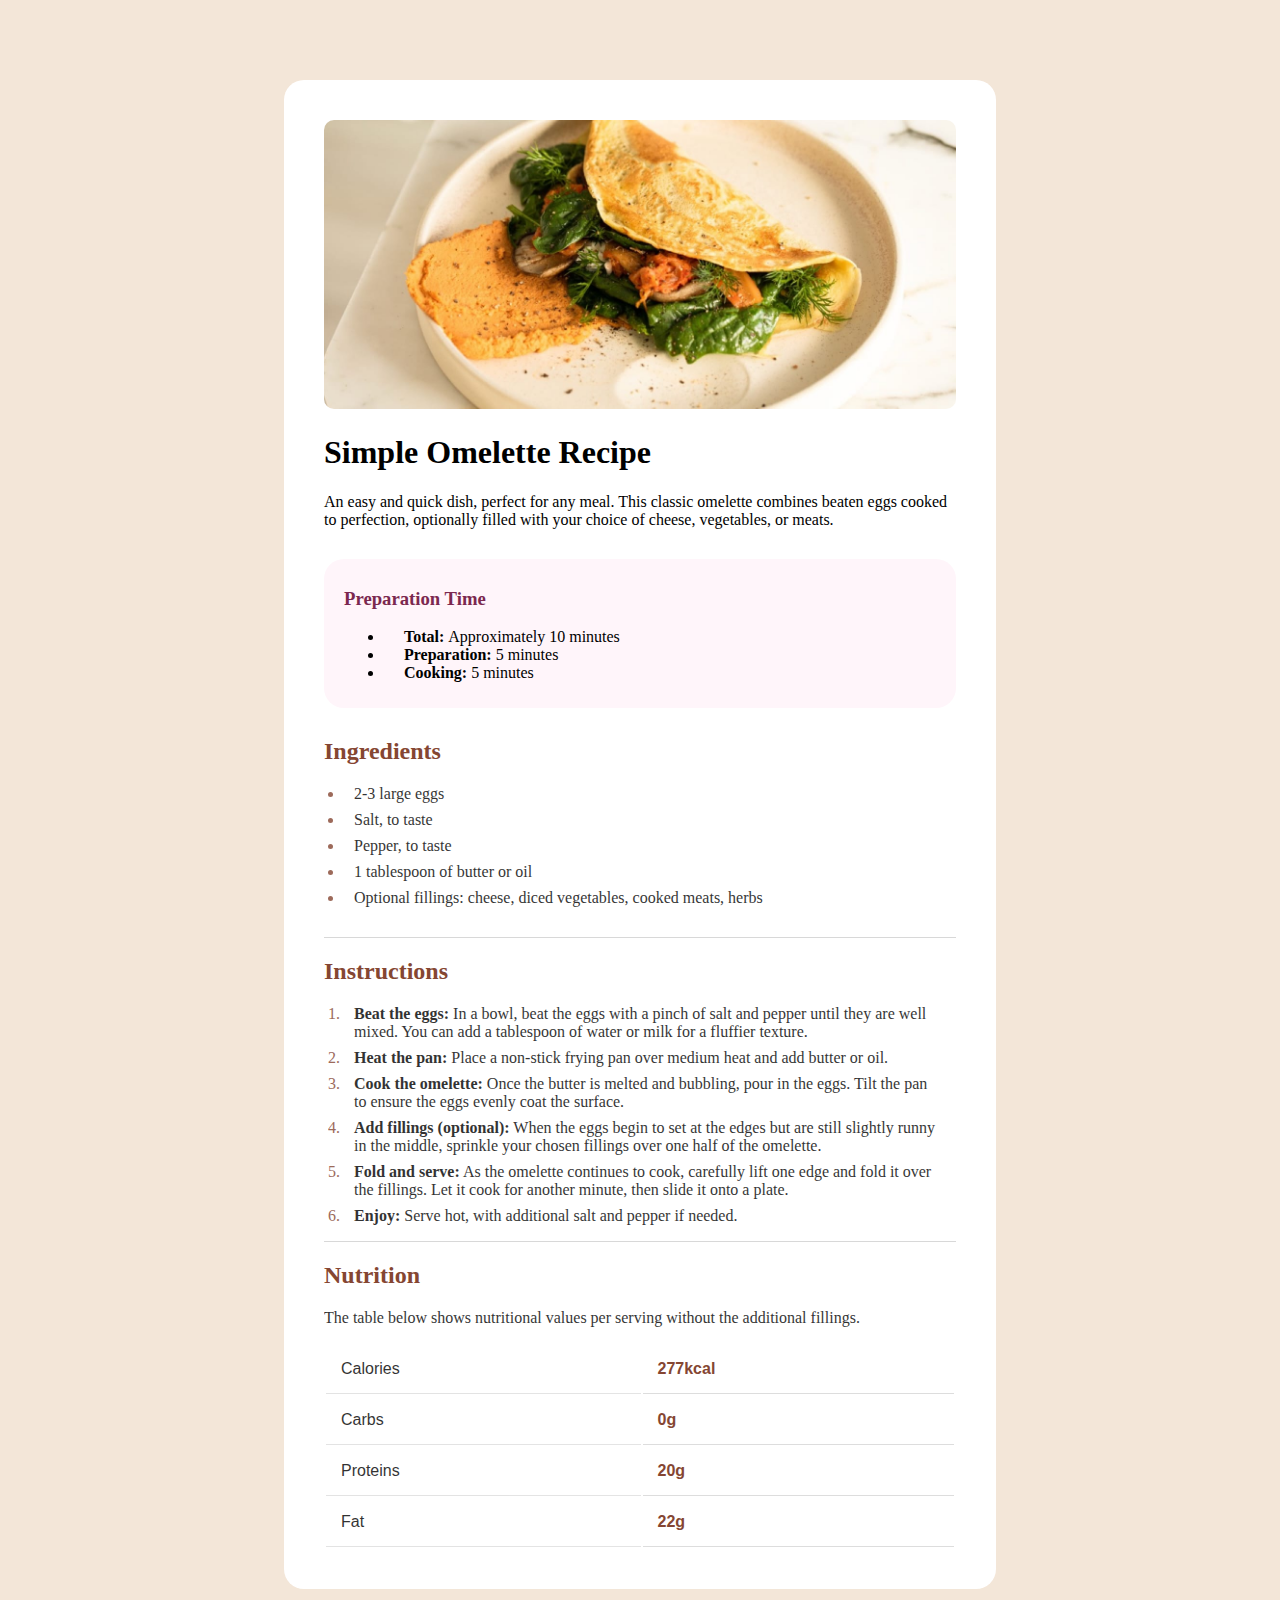
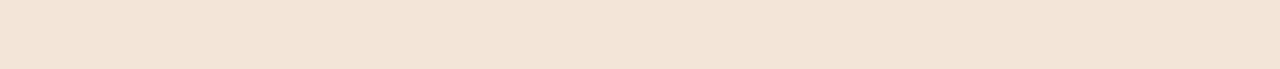
<file: index.html>
<!DOCTYPE html>
<html lang="en">
<head>
    <link rel="stylesheet" href="omletestyle.css">
    <meta charset="UTF-8">
    <meta name="viewport" content="width=device-width, initial-scale=1.0">
    <title>Omllete</title>
</head>
<body>
    <div class="mj-body">
        <div class="mj-mobile-img">
           <img src="image-omelette.jpeg">
        </div>
        <div class="mj-main-contianer">
            <div class="mj-img">
                <img src="image-omelette.jpeg">
            </div>
            <div class="mj-recipe">
                <h1>Simple Omelette Recipe</h1>
                <p>An easy and quick dish, perfect for any meal. This classic omelette combines beaten eggs cooked to perfection, optionally filled with your choice of cheese, vegetables, or meats.</p>
            </div>
            <div class="mj-preparation-time">
                <h3>Preparation Time</h3>
                <ul>
                    <li>Total:
                        <p>Approximately 10 minutes</p>
                    </li>
                    <li>Preparation:
                        <p>5 minutes</p>
                    </li>
                    <li>Cooking:
                        <p>5 minutes</p>
                    </li>
                </ul>
            </div>
            <div class="mj-ingredients">
                <h2>Ingredients</h2>
                <ul>
                    <li>2-3 large eggs</li>
                    <li>Salt, to taste</li>
                    <li>Pepper, to taste</li>
                    <li>1 tablespoon of butter or oil</li>
                    <li>Optional fillings: cheese, diced vegetables, cooked meats, herbs</li>
                </ul>
            </div>
            <div class="mj-line"></div>
            <div class="mj-instructions">
                <h2>Instructions</h2>
                <ol>
                    <li><b>Beat the eggs:</b> In a bowl, beat the eggs with a pinch of salt and pepper until they are well mixed. You can add a tablespoon of water or milk for a fluffier texture.</li>
                    <li><b>Heat the pan:</b> Place a non-stick frying pan over medium heat and add butter or oil.</li>
                    <li><b>Cook the omelette:</b> Once the butter is melted and bubbling, pour in the eggs. Tilt the pan to ensure the eggs evenly coat the surface.</li>
                    <li><b>Add fillings (optional):</b> When the eggs begin to set at the edges but are still slightly runny in the middle, sprinkle your chosen fillings over one half of the omelette.</li>
                    <li><b>Fold and serve:</b> As the omelette continues to cook, carefully lift one edge and fold it over the fillings. Let it cook for another minute, then slide it onto a plate.</li>
                    <li><b>Enjoy:</b> Serve hot, with additional salt and pepper if needed.</li>
                </ol>
            </div>
            <div class="mj-line"></div>
            <div class="mj-nutrition">
                <h2>Nutrition</h2>
                <p>The table below shows nutritional values per serving without the additional fillings.</p>
                <table class="mj-table">
                    <tr class="mj-tr">
                      <td class="mj-td">Calories</td>
                      <td class="mj-td2">277kcal</td>
                    </tr>
                    <tr class="mj-tr">
                      <td class="mj-td">Carbs</td>
                      <td class="mj-td2">0g</td>
                    </tr>
                    <tr class="mj-tr">
                      <td class="mj-td">Proteins</td>
                        <td class="mj-td2">20g</td>
                    </tr>
                    <tr class="mj-tr">
                      <td class="mj-td">Fat</td>
                      <td class="mj-td2">22g</td>
                    </tr>
                  </table>
            </div>
        </div>   
    </div>
</body>
</html>
</file>
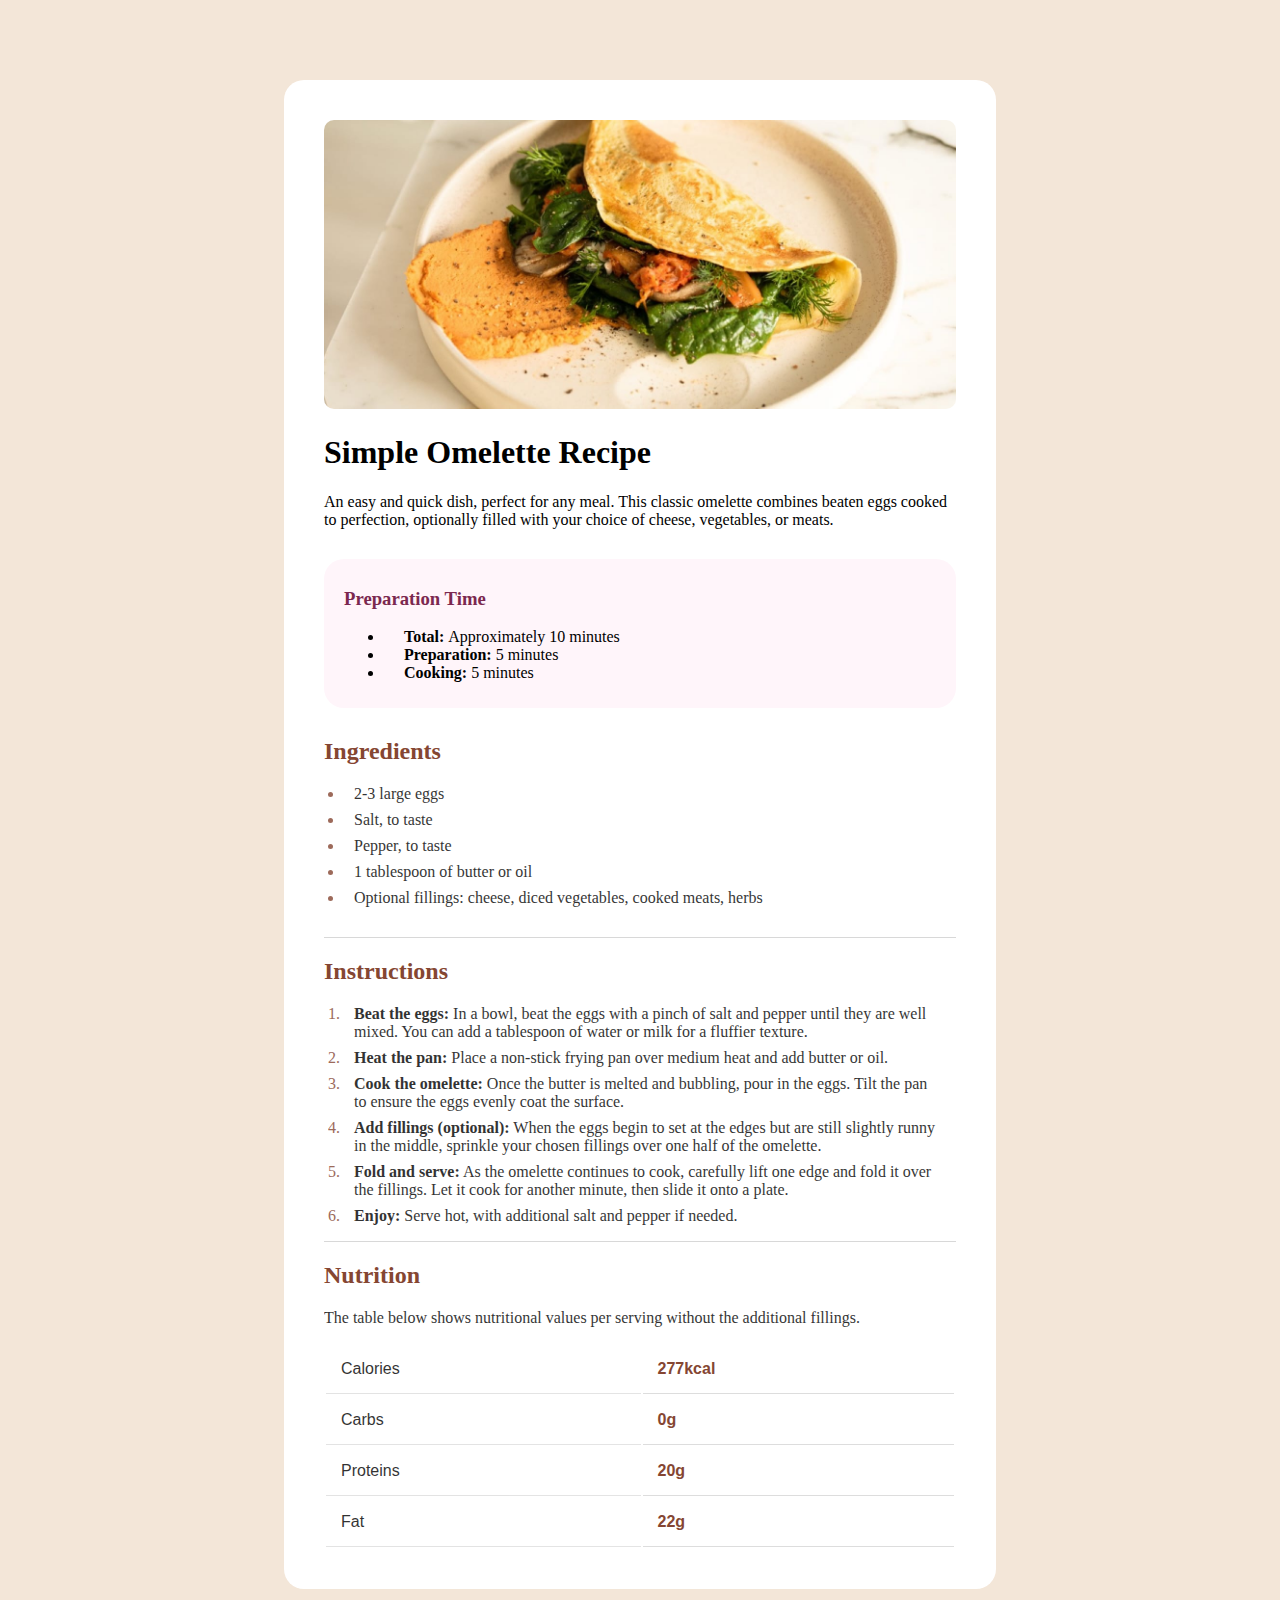
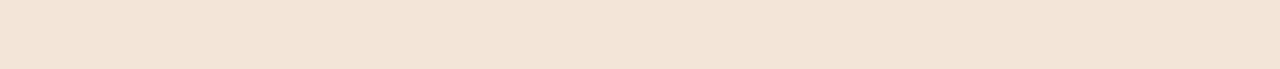
<file: omlete.html>
<!DOCTYPE html>
<html lang="en">
<head>
    <link rel="stylesheet" href="omletestyle.css">
    <meta charset="UTF-8">
    <meta name="viewport" content="width=device-width, initial-scale=1.0">
    <title>Omllete</title>
</head>
<body>
    <div class="mj-body">
        <div class="mj-mobile-img">
           <img src="image-omelette.jpeg">
        </div>
        <div class="mj-main-contianer">
            <div class="mj-img">
                <img src="image-omelette.jpeg">
            </div>
            <div class="mj-recipe">
                <h1>Simple Omelette Recipe</h1>
                <p>An easy and quick dish, perfect for any meal. This classic omelette combines beaten eggs cooked to perfection, optionally filled with your choice of cheese, vegetables, or meats.</p>
            </div>
            <div class="mj-preparation-time">
                <h3>Preparation Time</h3>
                <ul>
                    <li>Total:
                        <p>Approximately 10 minutes</p>
                    </li>
                    <li>Preparation:
                        <p>5 minutes</p>
                    </li>
                    <li>Cooking:
                        <p>5 minutes</p>
                    </li>
                </ul>
            </div>
            <div class="mj-ingredients">
                <h2>Ingredients</h2>
                <ul>
                    <li>2-3 large eggs</li>
                    <li>Salt, to taste</li>
                    <li>Pepper, to taste</li>
                    <li>1 tablespoon of butter or oil</li>
                    <li>Optional fillings: cheese, diced vegetables, cooked meats, herbs</li>
                </ul>
            </div>
            <div class="mj-line"></div>
            <div class="mj-instructions">
                <h2>Instructions</h2>
                <ol>
                    <li><b>Beat the eggs:</b> In a bowl, beat the eggs with a pinch of salt and pepper until they are well mixed. You can add a tablespoon of water or milk for a fluffier texture.</li>
                    <li><b>Heat the pan:</b> Place a non-stick frying pan over medium heat and add butter or oil.</li>
                    <li><b>Cook the omelette:</b> Once the butter is melted and bubbling, pour in the eggs. Tilt the pan to ensure the eggs evenly coat the surface.</li>
                    <li><b>Add fillings (optional):</b> When the eggs begin to set at the edges but are still slightly runny in the middle, sprinkle your chosen fillings over one half of the omelette.</li>
                    <li><b>Fold and serve:</b> As the omelette continues to cook, carefully lift one edge and fold it over the fillings. Let it cook for another minute, then slide it onto a plate.</li>
                    <li><b>Enjoy:</b> Serve hot, with additional salt and pepper if needed.</li>
                </ol>
            </div>
            <div class="mj-line"></div>
            <div class="mj-nutrition">
                <h2>Nutrition</h2>
                <p>The table below shows nutritional values per serving without the additional fillings.</p>
                <table class="mj-table">
                    <tr class="mj-tr">
                      <td class="mj-td">Calories</td>
                      <td class="mj-td2">277kcal</td>
                    </tr>
                    <tr class="mj-tr">
                      <td class="mj-td">Carbs</td>
                      <td class="mj-td2">0g</td>
                    </tr>
                    <tr class="mj-tr">
                      <td class="mj-td">Proteins</td>
                        <td class="mj-td2">20g</td>
                    </tr>
                    <tr class="mj-tr">
                      <td class="mj-td">Fat</td>
                      <td class="mj-td2">22g</td>
                    </tr>
                  </table>
            </div>
        </div>   
    </div>
</body>
</html>
</file>
<file: omletestyle.css>
body{
    background-color: hsl(30, 54%, 90%);
}
.mj-main-contianer{
    background-color: hsl(0, 0%, 100%);
    max-width: 50%;
    margin: 80px auto;
    border-radius: 20px;
    padding: 40px;
}
.mj-img img{
    width: 100%;
    border-radius: 10px;
}
.mj-preparation-time{
    background-color: hsl(330, 100%, 98%);
    border-radius: 20px;
    margin: 30px 0px;
    padding: 10px 20px;
}
.mj-preparation-time h3{
    color: hsl(332, 51%, 32%);
}
.mj-preparation-time li{
    padding-left: 20px;
    font-weight: bold;
}
.mj-preparation-time p{
    display: inline;
    font-weight: normal;
}
.mj-ingredients{
    margin:  0px 0px 30px 0px;
}
.mj-ingredients h2,.mj-instructions h2,.mj-nutrition h2{
    color: hsl(14, 45%, 36%);
}
.mj-ingredients ul,.mj-instructions ol{
    padding: 0px 20px;
}
.mj-ingredients li,.mj-instructions li{
    opacity: 0.8;
    margin: 8px 0px;
    padding-left: 10px;
}
.mj-nutrition p,.mj-td{
    opacity: 0.8;
}
.mj-ingredients li::marker,.mj-instructions li::marker{
    color: hsl(14, 45%, 36%);
}
.mj-line{
    background-color: hsl(0deg 0% 84.72%);
    height: 1px;
}
.mj-table {
    font-family: arial, sans-serif; 
    width: 100%;
  }  
.mj-td,.mj-td2 {
    border-bottom: 1px solid #dddddd;
    padding: 15px;
}
.mj-td2{
    color: hsl(14, 45%, 36%);
    font-weight: bold;
}
@media screen  and (max-width:376px){
    body{
        background-color: hsl(0, 0%, 100%);
        margin: 0px;
    }
    .mj-main-contianer{
        padding: 10px 30px;
        max-width: 100%;
        margin: 0px;
    }   
    .mj-img{
        display: none;
    }
    .mj-mobile-img img{
        max-width: 100%;
    }
}
@media screen  and (min-width:377px){
    .mj-mobile-img{
        display: none;
    }
}
</file>
